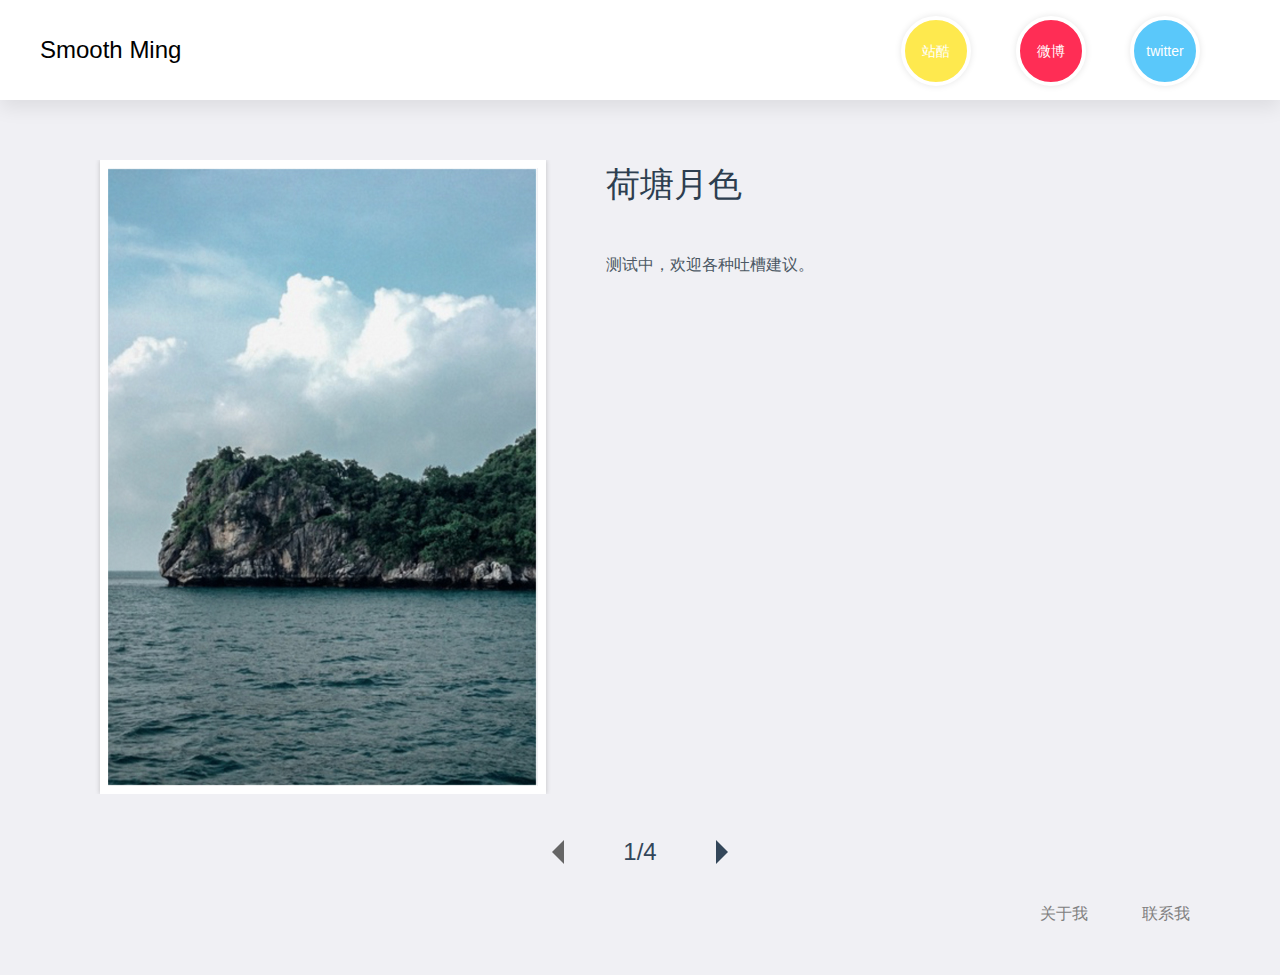
<file: index.html>
<!doctype html>
<html lang="en">
<head>
	<meta charset="UTF-8">
	<title>主页</title>
	<meta name="viewport" content ="width=device-width,initial-scale=1.0,maximum-scale=1.0,user-scalable=0" />
	<meta name="keywords" content="xxxx">
	<meta name="description" content="">
	<meta name="author" content="qian">
	<meta http-equiv="X-UA-Compatible" content="IE=edge">
	<link rel="stylesheet" href="css/basic.css">
	<link rel="stylesheet" href="css/index.css">
	<script src="js/jquery-2.1.4.min.js"></script>
	<script src="js/carousel.js"></script>
</head>
<body>
	<!-- 头部 -->
	<div class="header">
		<div class="common-width cf">
			<div class="fl logo"><a href="index.html">Smooth Ming</a></div>
			<div class="fr header-right">
				<a href="javascript:;">站酷</a>
				<a href="javascript:;">微博</a>
				<a href="javascript:;">twitter</a>
			</div>
		</div>
	</div>
	<!-- 内容区 -->
	<div class="main common-width">
		<div class="carousel">
			<ul clss="cf">
				<li class="cf">
					<div class="li-left fl">
						<img src="images/zp1.jpg">
					</div>
					<div class="li-right fl">
						<h2>荷塘月色</h2>
						<p>测试中，欢迎各种吐槽建议。</p>
					</div>
				</li>
				<li class="cf">
					<div class="li-left fl">
						<img src="images/zp1.jpg">
					</div>
					<div class="li-right fl">
						<h2>荷塘月色</h2>
						<p>测试中，欢迎各种吐槽建议。</p>
					</div>
				</li>
				<li class="cf">
					<div class="li-left fl">
						<img src="images/zp1.jpg">
					</div>
					<div class="li-right fl">
						<h2>荷塘月色</h2>
						<p>测试中，欢迎各种吐槽建议。</p>
					</div>
				</li>
				<li class="cf">
					<div class="li-left fl">
						<img src="images/zp1.jpg">
					</div>
					<div class="li-right fl">
						<h2>荷塘月色</h2>
						<p>测试中，欢迎各种吐槽建议。</p>
					</div>
				</li>
			</ul>
		</div>
		<a href="javascript:;" id="prev"><span></span></a>
		<a href="javascript:;" id="next"><span></span></a>
		<p id="index"><span></span>/<i></i></p>
	</div>
	<!-- 结尾 -->
	<div class="footer common-width">
		<a href="javascript:;">关于我</a>
		<a href="javascript:;">联系我</a>
	</div>
</body>
</html>
</file>
<file: css/basic.css>
/*去除标签边距*/
html,body,div,span,object,iframe,h1,h2,h3,h4,h5,h6,p,blockquote,pre,a,abbr,acronym,address,big,cite,code,del,dfn,em,img,ins,kbd,q,samp,small,strike,strong,sub,sup,tt,var,i,dl,dt,dd,ol,ul,li,form,fieldset,label,legend,table,caption,tbody,thead,tfoot,tr,th,
td,article,aside,canvas,details,figure,figcaption,header,footer,hgroup,menu,nav,output,section,summary,time,mark,audio,video,input,select,button{margin:0;padding:0;font-size:16px;font-family: 'PingFang SC', 'Myriad Pro', 'Hiragino Sans GB', 'Microsoft YaHei', sans-serif;}
ul,ol,dl,li,dt,dd{list-style:none;}

select,input{vertical-align:middle;}

a {text-decoration:none}
/*浮动*/
.fl{float:left;}
.fr{float:right;}
.cf{zoom:1;}
.cf:after{display:block;content:'.';clear:both;line-height:0;visibility:hidden;}
/*合并表格*/
table{border-collapse:collapse;}
input,select,button{outline:none;}
/*h5标签*/
article,aside,details,figcaption,figure,footer,header,hgroup,menu,nav,section{display:block}
/*去除图片边框*/
img{border:0;}
a, button, input,select,textarea{-webkit-tap-highlight-color:rgba(0,0,0,0);-webkit-tap-highlight-color:transparent;outline:none; }
select{-webkit-appearance:none;}
input[type="submit"],input[type="reset"],input[type="button"],button,input[type="search"]{ -webkit-appearance: none; /*去掉苹果的默认UI来渲染按钮*/}
input::-webkit-search-cancel-button { display: none; }
/*去除search默认样式*/
input::-webkit-search-cancel-button {display: none;}
input::-webkit-input-placeholder {
    color:#999;
}
input:-moz-placeholder {
    color:#999;
}
</file>
<file: css/index.css>
@charset "utf-8";.sanjiao_top{border-width:25px;border-style:solid dashed dashed dashed;border-color:#f00 transparent transparent transparent;width:0;height:0;overflow:hidden}.sanjiao_bottom{border-width:25px;border-style:dashed dashed solid dashed;border-color:transparent transparent #f00 transparent;width:0;height:0;overflow:hidden}.sanjiao_left{border-width:25px;border-style:dashed dashed dashed solid;border-color:transparent transparent transparent #f00;width:0;height:0;overflow:hidden}.sanjiao_right{border-width:25px;border-style:dashed dashed solid dashed;border-color:transparent transparent #f00 transparent;width:0;height:0;overflow:hidden}.common-width{width:1200px;margin:0 auto}body{background:#f0f0f4}.header{height:100px;background:#fff;width:100%;-webkit-box-shadow:0 8px 18px rgba(0,0,0,0.08);-moz-box-shadow:0 8px 18px rgba(0,0,0,0.08);box-shadow:0 8px 18px rgba(0,0,0,0.08)}.header .logo{height:100px}.header .logo a{line-height:100px;display:block;font-size:24px;color:#000}.header .header-right{margin:16px 0}.header .header-right a{display:inline-block;width:62px;height:62px;-webkit-border-radius:100%;-moz-border-radius:100%;border-radius:100%;-webkit-box-shadow:0 0 7px rgba(0,0,0,0.1);-moz-box-shadow:0 0 7px rgba(0,0,0,0.1);box-shadow:0 0 7px rgba(0,0,0,0.1);border:4px solid #fff;text-align:center;line-height:62px;margin-right:40px;background:#fee94e;color:#fff;font-size:14px}.header .header-right a:nth-child(2){background:#ff2d55}.header .header-right a:nth-child(3){background:#5ac8fa}.main{position:relative;padding:60px 0 100px;height:634px}.main .carousel{position:relative;height:634px;overflow:hidden;width:1200px}.main .carousel ul{position:absolute;display:block;top:0;left:0}.main .carousel li{float:left;display:block;width:1200px}.main .carousel li .li-left{width:430px;height:618px;margin-left:60px;border:8px solid #fff;-webkit-box-shadow:0 0 5px rgba(0,0,0,0.2);-moz-box-shadow:0 0 5px rgba(0,0,0,0.2);box-shadow:0 0 5px rgba(0,0,0,0.2);margin-right:60px}.main .carousel li .li-right{width:550px;height:634px;overflow-y:auto}.main .carousel li .li-right h2{color:#2d3e4f;line-height:48px;font-size:34px;font-weight:normal;margin-bottom:45px}.main .carousel li .li-right p{color:#4c5864;line-height:24px;margin-bottom:15px}.main #prev{position:absolute;bottom:30px;left:500px;z-index:2}.main #prev span{display:block;border-width:12px;border-style:dashed solid dashed dashed;border-color:transparent #666 transparent transparent;width:0;height:0;overflow:hidden}.main #next{position:absolute;bottom:30px;right:500px;z-index:2}.main #next span{display:block;border-width:12px;border-style:dashed dashed dashed solid;border-color:transparent transparent transparent #334659;width:0;height:0;overflow:hidden}.main #index{position:absolute;bottom:30px;left:0;width:100%;text-align:center;color:#334659;font-size:24px;line-height:24px}.main #index span{font-size:24px}.main #index i{font-style:normal;font-size:24px}.footer{text-align:right;padding:10px 0 50px}.footer a{display:inline-block;color:#808080;margin-right:50px}.footer a:hover{text-decoration:underline}
</file>
